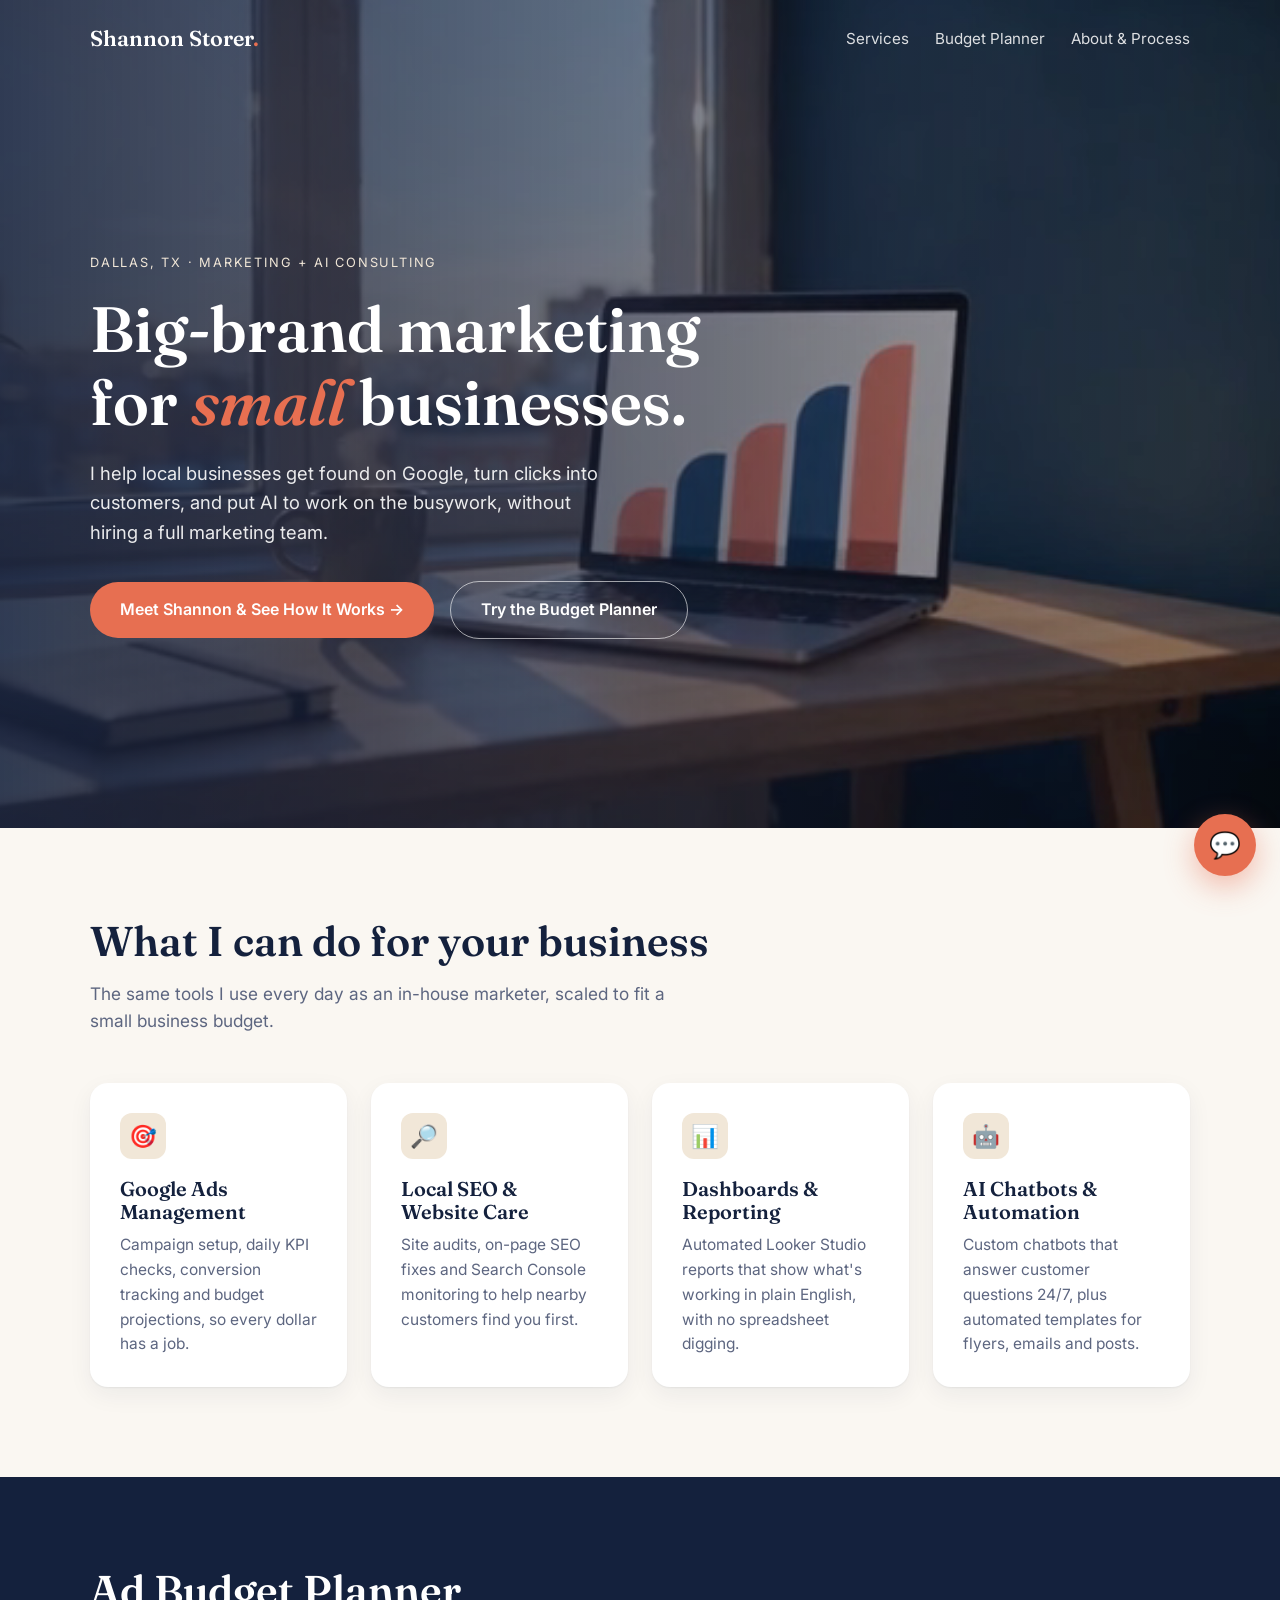
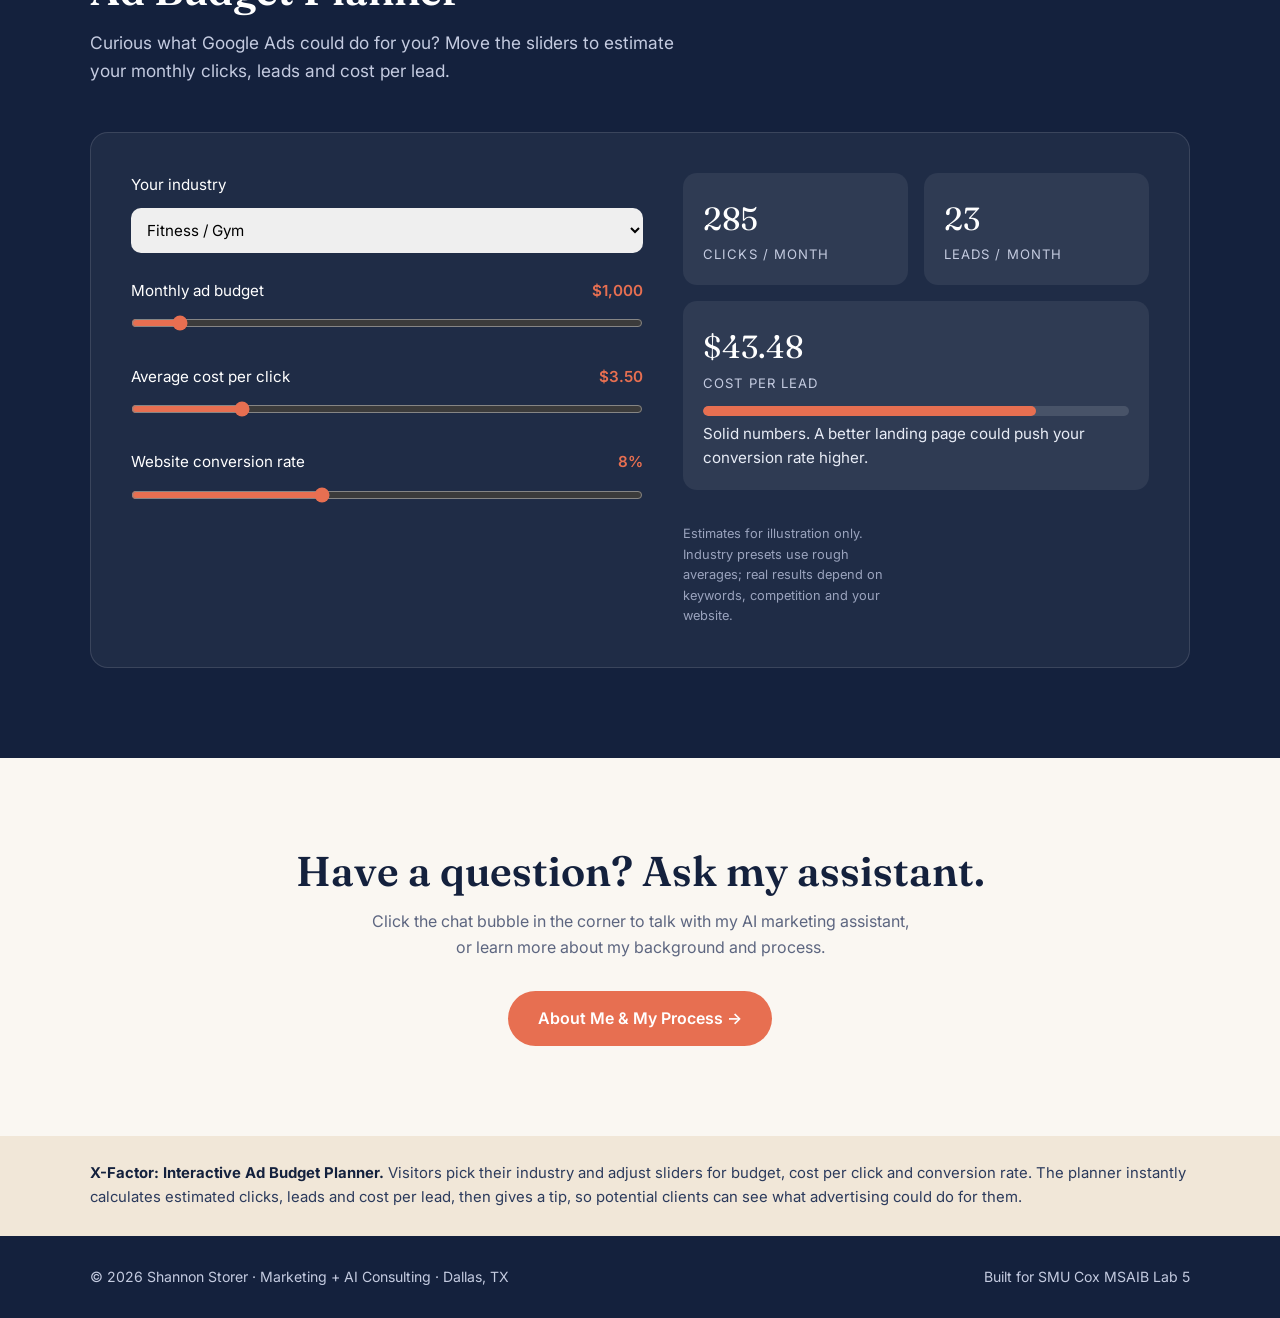
<file: index.html>
<!DOCTYPE html>
<html lang="en">
<head>
  <meta charset="UTF-8" />
  <meta name="viewport" content="width=device-width, initial-scale=1.0" />
  <title>Shannon Storer | Marketing + AI for Small Businesses</title>
  <link rel="preconnect" href="https://fonts.googleapis.com" />
  <link rel="preconnect" href="https://fonts.gstatic.com" crossorigin />
  <link href="https://fonts.googleapis.com/css2?family=Fraunces:ital,wght@0,500;0,600;1,500&family=Inter:wght@400;500;600&display=swap" rel="stylesheet" />
  <link rel="stylesheet" href="style.css" />
</head>
<body>

  <!-- HERO with auto-playing, looping AI video -->
  <header class="hero">
    <video autoplay muted loop playsinline preload="auto">
      <source src="hero.webm" type="video/webm" />
    </video>

    <nav class="nav">
      <div class="wrap">
        <a href="index.html" class="logo">Shannon Storer<span>.</span></a>
        <ul class="nav-links">
          <li><a href="#services">Services</a></li>
          <li><a href="#planner">Budget Planner</a></li>
          <li><a href="about.html">About &amp; Process</a></li>
        </ul>
      </div>
    </nav>

    <div class="wrap hero-content">
      <span class="eyebrow">Dallas, TX · Marketing + AI Consulting</span>
      <h1>Big-brand marketing for <em>small</em> businesses.</h1>
      <p>I help local businesses get found on Google, turn clicks into customers, and put AI to work on the busywork, without hiring a full marketing team.</p>
      <a href="about.html" class="btn btn-primary">Meet Shannon &amp; See How It Works →</a>
      <a href="#planner" class="btn btn-ghost">Try the Budget Planner</a>
    </div>
  </header>

  <!-- SERVICES -->
  <section id="services">
    <div class="wrap">
      <h2 class="section-title">What I can do for your business</h2>
      <p class="section-lead">The same tools I use every day as an in-house marketer, scaled to fit a small business budget.</p>
      <div class="grid">
        <div class="card">
          <div class="icon">🎯</div>
          <h3>Google Ads Management</h3>
          <p>Campaign setup, daily KPI checks, conversion tracking and budget projections, so every dollar has a job.</p>
        </div>
        <div class="card">
          <div class="icon">🔎</div>
          <h3>Local SEO &amp; Website Care</h3>
          <p>Site audits, on-page SEO fixes and Search Console monitoring to help nearby customers find you first.</p>
        </div>
        <div class="card">
          <div class="icon">📊</div>
          <h3>Dashboards &amp; Reporting</h3>
          <p>Automated Looker Studio reports that show what's working in plain English, with no spreadsheet digging.</p>
        </div>
        <div class="card">
          <div class="icon">🤖</div>
          <h3>AI Chatbots &amp; Automation</h3>
          <p>Custom chatbots that answer customer questions 24/7, plus automated templates for flyers, emails and posts.</p>
        </div>
      </div>
    </div>
  </section>

  <!-- X-FACTOR: Interactive Ad Budget Planner -->
  <section id="planner" class="planner">
    <div class="wrap">
      <h2 class="section-title">Ad Budget Planner</h2>
      <p class="section-lead">Curious what Google Ads could do for you? Move the sliders to estimate your monthly clicks, leads and cost per lead.</p>

      <div class="planner-box">
        <div>
          <div class="field">
            <label for="industry">Your industry</label>
            <select id="industry">
              <option value="2.5,0.06">Restaurant / Café</option>
              <option value="3.5,0.08" selected>Fitness / Gym</option>
              <option value="4.0,0.07">Salon / Spa</option>
              <option value="6.5,0.05">Home Services</option>
              <option value="5.0,0.04">Retail / E-commerce</option>
              <option value="7.0,0.04">Professional Services</option>
            </select>
          </div>
          <div class="field">
            <label for="budget">Monthly ad budget <b id="budgetVal">$1,000</b></label>
            <input type="range" id="budget" min="200" max="10000" step="100" value="1000" />
          </div>
          <div class="field">
            <label for="cpc">Average cost per click <b id="cpcVal">$3.50</b></label>
            <input type="range" id="cpc" min="0.5" max="15" step="0.25" value="3.5" />
          </div>
          <div class="field">
            <label for="conv">Website conversion rate <b id="convVal">8%</b></label>
            <input type="range" id="conv" min="1" max="20" step="0.5" value="8" />
          </div>
        </div>

        <div class="results">
          <div class="stat"><div class="num" id="clicks">0</div><div class="lbl">Clicks / month</div></div>
          <div class="stat"><div class="num" id="leads">0</div><div class="lbl">Leads / month</div></div>
          <div class="stat wide">
            <div class="num" id="cpl">$0</div><div class="lbl">Cost per lead</div>
            <div class="bar"><div id="cplBar"></div></div>
            <p class="tip" id="tip"></p>
          </div>
          <p class="disclaimer">Estimates for illustration only. Industry presets use rough averages; real results depend on keywords, competition and your website.</p>
        </div>
      </div>
    </div>
  </section>

  <!-- CTA -->
  <section class="cta">
    <div class="wrap">
      <h2 class="section-title">Have a question? Ask my assistant.</h2>
      <p>Click the chat bubble in the corner to talk with my AI marketing assistant, or learn more about my background and process.</p>
      <a href="about.html" class="btn btn-primary">About Me &amp; My Process →</a>
    </div>
  </section>

  <!-- Required X-factor description (under 50 words) -->
  <div class="xfactor">
    <div class="wrap">
      <strong>X-Factor: Interactive Ad Budget Planner.</strong>
      Visitors pick their industry and adjust sliders for budget, cost per click and conversion rate. The planner instantly calculates estimated clicks, leads and cost per lead, then gives a tip, so potential clients can see what advertising could do for them.
    </div>
  </div>

  <footer>
    <div class="wrap">
      <span>© 2026 Shannon Storer · Marketing + AI Consulting · Dallas, TX</span>
      <span>Built for SMU Cox MSAIB Lab 5</span>
    </div>
  </footer>

  <script>
    const $ = (id) => document.getElementById(id);
    const money = (n, d = 0) => "$" + n.toLocaleString("en-US", { minimumFractionDigits: d, maximumFractionDigits: d });

    function calc() {
      const budget = +$("budget").value;
      const cpc = +$("cpc").value;
      const conv = +$("conv").value / 100;

      $("budgetVal").textContent = money(budget);
      $("cpcVal").textContent = money(cpc, 2);
      $("convVal").textContent = $("conv").value + "%";

      const clicks = Math.floor(budget / cpc);
      const leads = Math.round(clicks * conv);
      const cpl = leads ? budget / leads : 0;

      $("clicks").textContent = clicks.toLocaleString();
      $("leads").textContent = leads.toLocaleString();
      $("cpl").textContent = leads ? money(cpl, 2) : "-";

      // Bar: lower cost per lead = fuller bar (capped at $200)
      const pct = leads ? Math.max(5, 100 - Math.min(cpl, 200) / 2) : 0;
      $("cplBar").style.width = pct + "%";

      let tip;
      if (!leads) tip = "Try a bigger budget or a lower cost per click to start generating leads.";
      else if (cpl < 30) tip = "Excellent efficiency. This is a great time to scale your budget.";
      else if (cpl < 75) tip = "Solid numbers. A better landing page could push your conversion rate higher.";
      else tip = "Leads are pricey. Tighter keywords and negative keywords could lower your cost per click.";
      $("tip").textContent = tip;
    }

    $("industry").addEventListener("change", (e) => {
      const [cpc, conv] = e.target.value.split(",").map(Number);
      $("cpc").value = cpc;
      $("conv").value = conv * 100;
      calc();
    });
    ["budget", "cpc", "conv"].forEach((id) => $(id).addEventListener("input", calc));
    calc();
  </script>
  <script src="chatbot.js"></script>
</body>
</html>
</file>
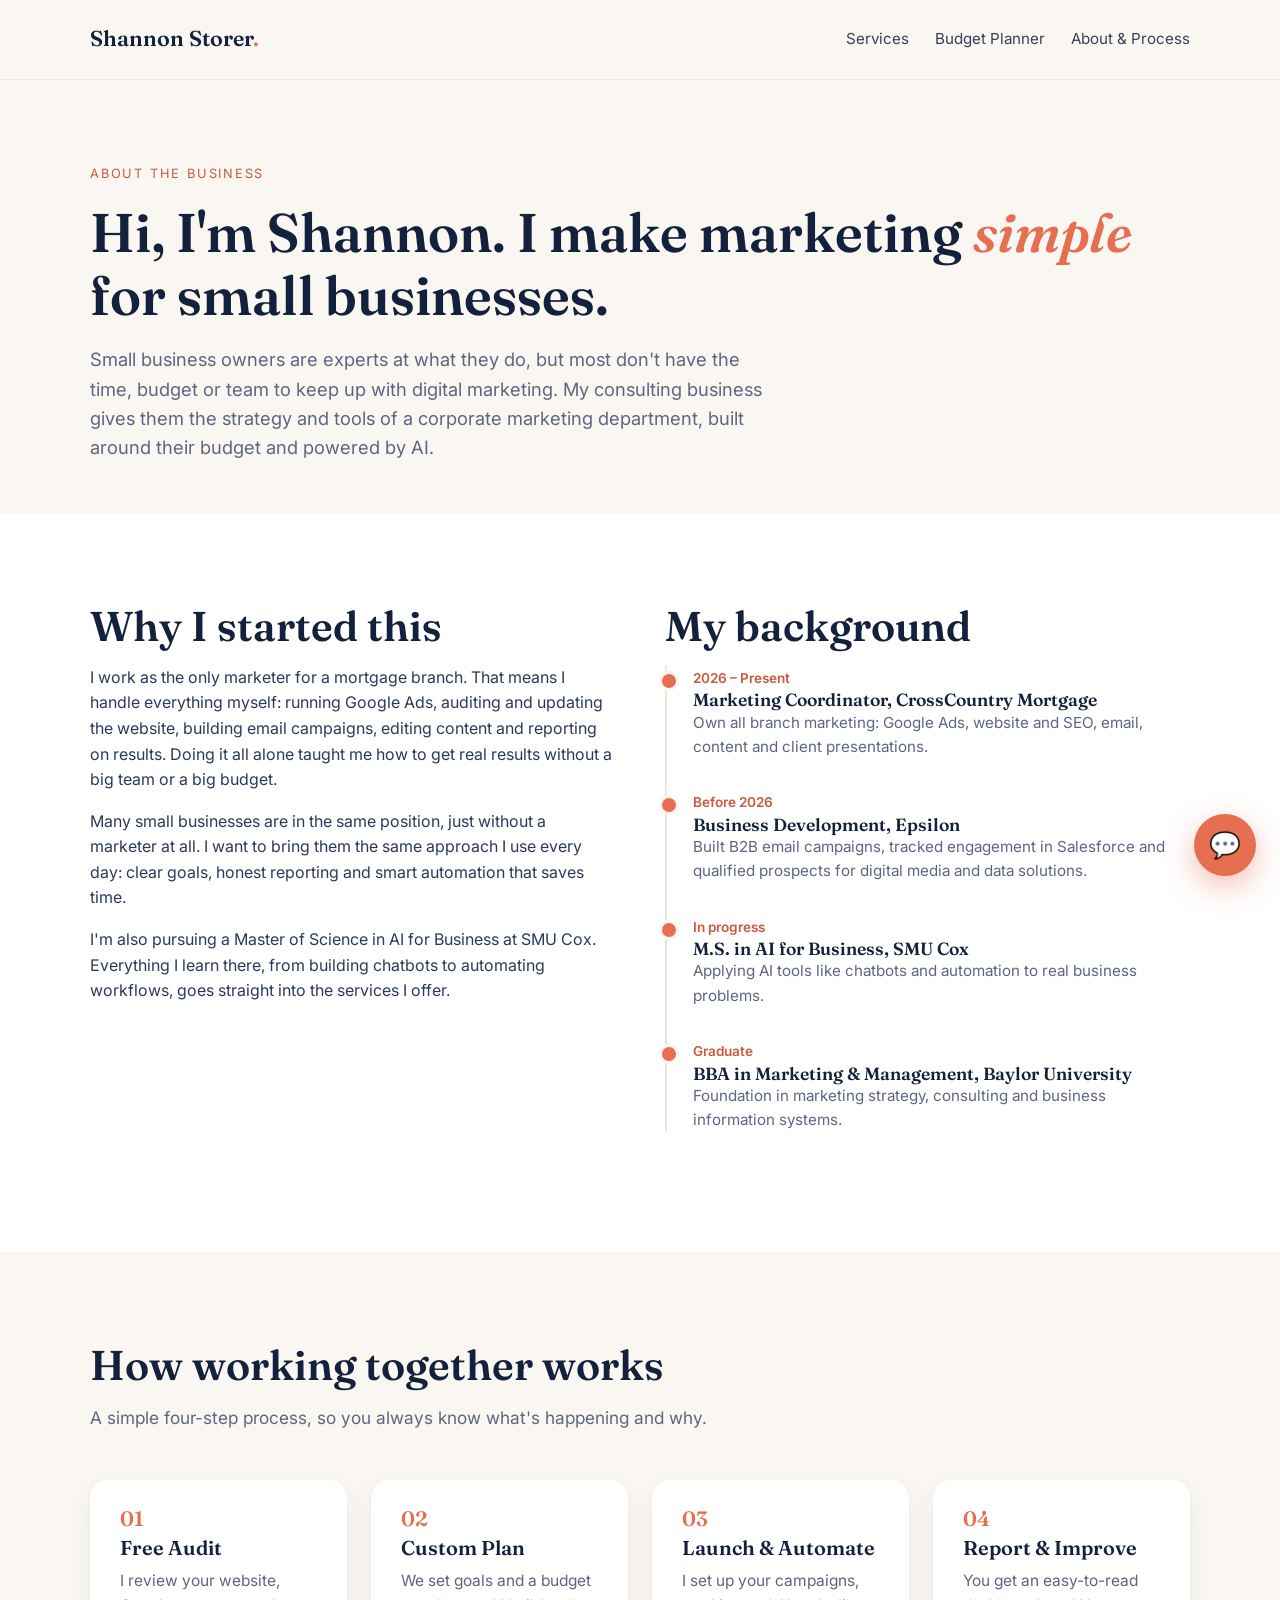
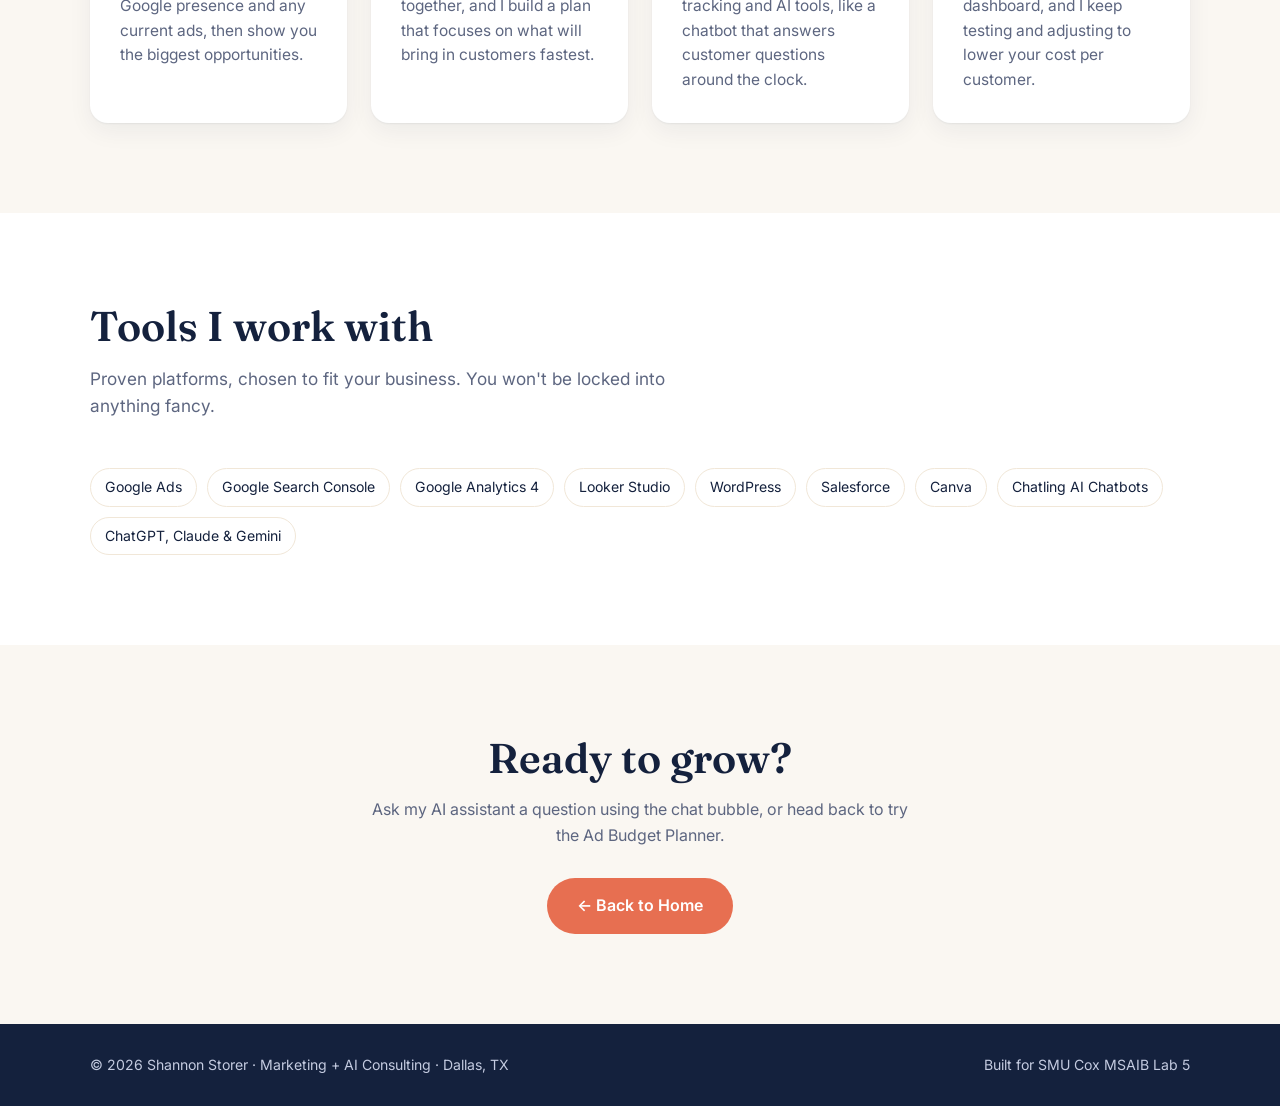
<file: about.html>
<!DOCTYPE html>
<html lang="en">
<head>
  <meta charset="UTF-8" />
  <meta name="viewport" content="width=device-width, initial-scale=1.0" />
  <title>About &amp; Process | Shannon Storer Marketing + AI</title>
  <link rel="preconnect" href="https://fonts.googleapis.com" />
  <link rel="preconnect" href="https://fonts.gstatic.com" crossorigin />
  <link href="https://fonts.googleapis.com/css2?family=Fraunces:ital,wght@0,500;0,600;1,500&family=Inter:wght@400;500;600&display=swap" rel="stylesheet" />
  <link rel="stylesheet" href="style.css" />
</head>
<body>

  <nav class="nav solid">
    <div class="wrap">
      <a href="index.html" class="logo">Shannon Storer<span>.</span></a>
      <ul class="nav-links">
        <li><a href="index.html#services">Services</a></li>
        <li><a href="index.html#planner">Budget Planner</a></li>
        <li><a href="about.html">About &amp; Process</a></li>
      </ul>
    </div>
  </nav>

  <section class="page-hero">
    <div class="wrap">
      <span class="eyebrow" style="color:var(--coral-dark)">About the business</span>
      <h1>Hi, I'm Shannon. I make marketing <em>simple</em> for small businesses.</h1>
      <p>Small business owners are experts at what they do, but most don't have the time, budget or team to keep up with digital marketing. My consulting business gives them the strategy and tools of a corporate marketing department, built around their budget and powered by AI.</p>
    </div>
  </section>

  <section class="alt">
    <div class="wrap two-col">
      <div class="prose">
        <h2 class="section-title">Why I started this</h2>
        <p>I work as the only marketer for a mortgage branch. That means I handle everything myself: running Google Ads, auditing and updating the website, building email campaigns, editing content and reporting on results. Doing it all alone taught me how to get real results without a big team or a big budget.</p>
        <p>Many small businesses are in the same position, just without a marketer at all. I want to bring them the same approach I use every day: clear goals, honest reporting and smart automation that saves time.</p>
        <p>I'm also pursuing a Master of Science in AI for Business at SMU Cox. Everything I learn there, from building chatbots to automating workflows, goes straight into the services I offer.</p>
      </div>
      <div>
        <h2 class="section-title">My background</h2>
        <ul class="timeline">
          <li>
            <span class="when">2026 – Present</span>
            <h3>Marketing Coordinator, CrossCountry Mortgage</h3>
            <p>Own all branch marketing: Google Ads, website and SEO, email, content and client presentations.</p>
          </li>
          <li>
            <span class="when">Before 2026</span>
            <h3>Business Development, Epsilon</h3>
            <p>Built B2B email campaigns, tracked engagement in Salesforce and qualified prospects for digital media and data solutions.</p>
          </li>
          <li>
            <span class="when">In progress</span>
            <h3>M.S. in AI for Business, SMU Cox</h3>
            <p>Applying AI tools like chatbots and automation to real business problems.</p>
          </li>
          <li>
            <span class="when">Graduate</span>
            <h3>BBA in Marketing &amp; Management, Baylor University</h3>
            <p>Foundation in marketing strategy, consulting and business information systems.</p>
          </li>
        </ul>
      </div>
    </div>
  </section>

  <section>
    <div class="wrap">
      <h2 class="section-title">How working together works</h2>
      <p class="section-lead">A simple four-step process, so you always know what's happening and why.</p>
      <div class="grid steps">
        <div class="card">
          <h3>Free Audit</h3>
          <p>I review your website, Google presence and any current ads, then show you the biggest opportunities.</p>
        </div>
        <div class="card">
          <h3>Custom Plan</h3>
          <p>We set goals and a budget together, and I build a plan that focuses on what will bring in customers fastest.</p>
        </div>
        <div class="card">
          <h3>Launch &amp; Automate</h3>
          <p>I set up your campaigns, tracking and AI tools, like a chatbot that answers customer questions around the clock.</p>
        </div>
        <div class="card">
          <h3>Report &amp; Improve</h3>
          <p>You get an easy-to-read dashboard, and I keep testing and adjusting to lower your cost per customer.</p>
        </div>
      </div>
    </div>
  </section>

  <section class="alt">
    <div class="wrap">
      <h2 class="section-title">Tools I work with</h2>
      <p class="section-lead">Proven platforms, chosen to fit your business. You won't be locked into anything fancy.</p>
      <div class="tags">
        <span>Google Ads</span><span>Google Search Console</span><span>Google Analytics 4</span>
        <span>Looker Studio</span><span>WordPress</span><span>Salesforce</span>
        <span>Canva</span><span>Chatling AI Chatbots</span><span>ChatGPT, Claude &amp; Gemini</span>
      </div>
    </div>
  </section>

  <section class="cta">
    <div class="wrap">
      <h2 class="section-title">Ready to grow?</h2>
      <p>Ask my AI assistant a question using the chat bubble, or head back to try the Ad Budget Planner.</p>
      <a href="index.html" class="btn btn-primary">← Back to Home</a>
    </div>
  </section>

  <footer>
    <div class="wrap">
      <span>© 2026 Shannon Storer · Marketing + AI Consulting · Dallas, TX</span>
      <span>Built for SMU Cox MSAIB Lab 5</span>
    </div>
  </footer>

  <script src="chatbot.js"></script>
</body>
</html>
</file>
<file: style.css>
:root {
  --ink: #14213d;
  --ink-soft: #2b3a5c;
  --paper: #faf7f2;
  --card: #ffffff;
  --coral: #e76f51;
  --coral-dark: #c95a3e;
  --sand: #f1e7d8;
  --muted: #5d6680;
  --radius: 18px;
}

* { box-sizing: border-box; margin: 0; padding: 0; }

html { scroll-behavior: smooth; }

body {
  font-family: "Inter", system-ui, -apple-system, sans-serif;
  color: var(--ink);
  background: var(--paper);
  line-height: 1.6;
}

h1, h2, h3 { font-family: "Fraunces", Georgia, serif; line-height: 1.15; font-weight: 600; }

a { color: inherit; }

.wrap { width: min(1100px, 90%); margin: 0 auto; }

/* ---------- Nav ---------- */
.nav {
  position: absolute; top: 0; left: 0; right: 0; z-index: 10;
  padding: 22px 0;
}
.nav.solid { position: sticky; background: var(--paper); border-bottom: 1px solid var(--sand); }
.nav .wrap { display: flex; justify-content: space-between; align-items: center; }
.logo { font-family: "Fraunces", serif; font-size: 1.35rem; font-weight: 600; text-decoration: none; }
.logo span { color: var(--coral); }
.nav-links { display: flex; gap: 26px; list-style: none; }
.nav-links a { text-decoration: none; font-size: .95rem; opacity: .85; }
.nav-links a:hover { opacity: 1; color: var(--coral); }
.hero .nav, .hero .nav .logo { color: #fff; }

/* ---------- Hero with video ---------- */
.hero {
  position: relative; min-height: 92vh; display: flex; align-items: center;
  color: #fff; overflow: hidden;
  background: linear-gradient(135deg, var(--ink) 0%, var(--ink-soft) 60%, var(--coral-dark) 140%);
}
.hero video {
  position: absolute; inset: 0; width: 100%; height: 100%; object-fit: cover; z-index: 0;
}
.hero::after {
  content: ""; position: absolute; inset: 0; z-index: 1;
  background: linear-gradient(90deg, rgba(20,33,61,.88) 0%, rgba(20,33,61,.55) 55%, rgba(20,33,61,.2) 100%);
}
.hero-content { position: relative; z-index: 2; padding-top: 60px; }
.hero-content h1 { max-width: 640px; }
.eyebrow {
  display: inline-block; font-size: .8rem; letter-spacing: .14em; text-transform: uppercase;
  color: var(--sand); margin-bottom: 18px;
}
.hero h1 { font-size: clamp(2.4rem, 5.5vw, 4rem); margin-bottom: 20px; }
.hero h1 em { color: var(--coral); font-style: italic; }
.hero p { font-size: 1.15rem; opacity: .9; margin-bottom: 34px; max-width: 520px; }

.btn {
  display: inline-block; padding: 15px 30px; border-radius: 999px; font-weight: 600;
  text-decoration: none; transition: transform .15s ease, background .15s ease; border: 0; cursor: pointer;
  font-size: 1rem; font-family: inherit;
}
.btn-primary { background: var(--coral); color: #fff; }
.btn-primary:hover { background: var(--coral-dark); transform: translateY(-2px); }
.btn-ghost { color: #fff; border: 1.5px solid rgba(255,255,255,.6); margin-left: 12px; }
.btn-ghost:hover { background: rgba(255,255,255,.1); }

/* ---------- Sections ---------- */
section { padding: 90px 0; }
.section-title { font-size: clamp(1.9rem, 3.5vw, 2.6rem); margin-bottom: 14px; }
.section-lead { color: var(--muted); max-width: 620px; margin-bottom: 48px; font-size: 1.08rem; }

.grid { display: grid; gap: 24px; grid-template-columns: repeat(auto-fit, minmax(240px, 1fr)); }
.card {
  background: var(--card); border-radius: var(--radius); padding: 30px;
  box-shadow: 0 1px 2px rgba(20,33,61,.06), 0 8px 24px rgba(20,33,61,.06);
  transition: transform .2s ease;
}
.card:hover { transform: translateY(-4px); }
.card .icon {
  width: 46px; height: 46px; border-radius: 12px; background: var(--sand);
  display: grid; place-items: center; font-size: 1.4rem; margin-bottom: 18px;
}
.card h3 { font-size: 1.25rem; margin-bottom: 10px; }
.card p { color: var(--muted); font-size: .97rem; }

/* ---------- Planner (X-factor) ---------- */
.planner { background: var(--ink); color: #fff; }
.planner .section-lead { color: #c4cbe0; }
.planner-box {
  display: grid; grid-template-columns: 1.1fr 1fr; gap: 40px;
  background: rgba(255,255,255,.05); border: 1px solid rgba(255,255,255,.12);
  border-radius: var(--radius); padding: 40px;
}
.field { margin-bottom: 26px; }
.field label { display: flex; justify-content: space-between; font-size: .95rem; margin-bottom: 10px; }
.field label b { color: var(--coral); font-weight: 600; }
input[type=range] { width: 100%; accent-color: var(--coral); }
select {
  width: 100%; padding: 12px; border-radius: 10px; border: 0; font-family: inherit; font-size: .95rem;
}
.results { display: grid; grid-template-columns: 1fr 1fr; gap: 16px; align-content: start; }
.stat { background: rgba(255,255,255,.07); border-radius: 14px; padding: 20px; }
.stat .num { font-family: "Fraunces", serif; font-size: 2rem; color: #fff; }
.stat .lbl { font-size: .82rem; color: #c4cbe0; text-transform: uppercase; letter-spacing: .08em; }
.stat.wide { grid-column: span 2; }
.bar { height: 10px; background: rgba(255,255,255,.12); border-radius: 99px; overflow: hidden; margin-top: 12px; }
.bar div { height: 100%; background: var(--coral); width: 0; transition: width .35s ease; border-radius: 99px; }
.tip { font-size: .95rem; color: #e8ecf6; margin-top: 6px; }
.disclaimer { font-size: .8rem; color: #9aa3bd; margin-top: 18px; }

/* ---------- CTA ---------- */
.cta { text-align: center; }
.cta p { color: var(--muted); max-width: 540px; margin: 0 auto 30px; }

/* ---------- X-factor note ---------- */
.xfactor {
  background: var(--sand); padding: 26px 0; font-size: .93rem; color: var(--ink-soft);
}
.xfactor strong { color: var(--ink); }

footer { background: var(--ink); color: #c4cbe0; padding: 30px 0; font-size: .88rem; }
footer .wrap { display: flex; justify-content: space-between; flex-wrap: wrap; gap: 10px; }

/* ---------- Second page ---------- */
.page-hero { padding: 80px 0 50px; }
.page-hero h1 { font-size: clamp(2.2rem, 5vw, 3.4rem); margin-bottom: 18px; }
.page-hero h1 em { color: var(--coral); }
.page-hero p { font-size: 1.15rem; color: var(--muted); max-width: 680px; }

.two-col { display: grid; grid-template-columns: 1fr 1fr; gap: 50px; align-items: start; }
.prose p { margin-bottom: 16px; color: var(--ink-soft); }

.timeline { list-style: none; border-left: 2px solid var(--sand); padding-left: 26px; }
.timeline li { position: relative; margin-bottom: 30px; }
.timeline li::before {
  content: ""; position: absolute; left: -34px; top: 6px; width: 14px; height: 14px;
  border-radius: 50%; background: var(--coral); border: 3px solid var(--paper);
}
.timeline h3 { font-size: 1.1rem; }
.timeline .when { font-size: .85rem; color: var(--coral-dark); font-weight: 600; }
.timeline p { color: var(--muted); font-size: .95rem; }

.steps { counter-reset: step; }
.steps .card { position: relative; padding-top: 56px; }
.steps .card::before {
  counter-increment: step; content: "0" counter(step);
  position: absolute; top: 22px; left: 30px; font-family: "Fraunces", serif;
  color: var(--coral); font-size: 1.3rem; font-weight: 600;
}

.tags { display: flex; flex-wrap: wrap; gap: 10px; }
.tags span {
  background: var(--card); border: 1px solid var(--sand); padding: 7px 14px;
  border-radius: 999px; font-size: .88rem;
}

.alt { background: #fff; }

/* ---------- Chat fallback widget ---------- */
#chat-launcher {
  position: fixed; right: 24px; bottom: 24px; z-index: 1000;
  width: 62px; height: 62px; border-radius: 50%; border: 0; cursor: pointer;
  background: var(--coral); color: #fff; font-size: 1.6rem;
  box-shadow: 0 10px 30px rgba(231,111,81,.45);
}
#chat-panel {
  position: fixed; right: 24px; bottom: 100px; z-index: 1000;
  width: min(380px, calc(100vw - 48px)); height: min(560px, 70vh);
  background: #fff; border-radius: 18px; overflow: hidden; display: none;
  box-shadow: 0 20px 60px rgba(20,33,61,.3);
}
#chat-panel.open { display: flex; flex-direction: column; }
#chat-panel header {
  background: var(--ink); color: #fff; padding: 14px 18px; font-weight: 600;
  display: flex; justify-content: space-between; align-items: center;
}
#chat-panel header button { background: none; border: 0; color: #fff; font-size: 1.3rem; cursor: pointer; }
#chat-panel iframe { flex: 1; border: 0; width: 100%; }

@media (max-width: 820px) {
  .planner-box, .two-col { grid-template-columns: 1fr; }
  .nav-links { display: none; }
  .btn-ghost { margin: 12px 0 0; }
}
</file>
